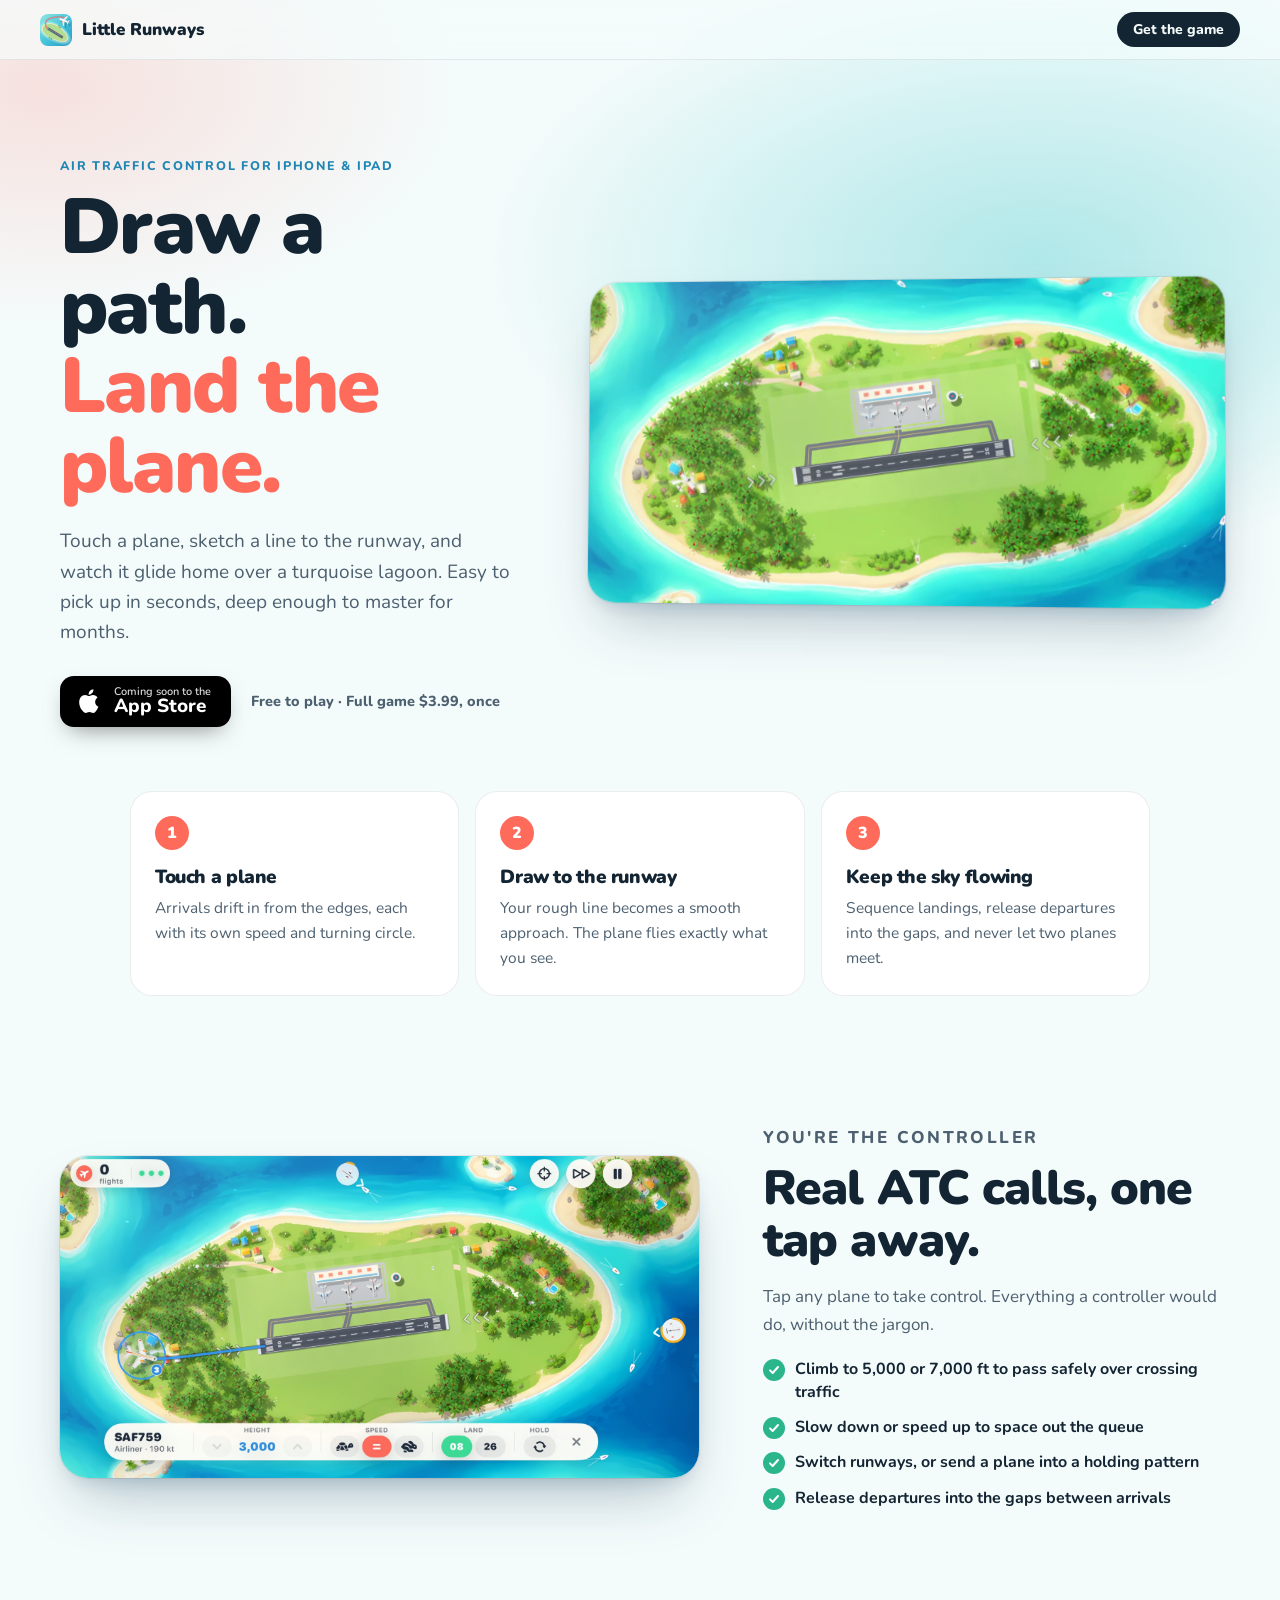
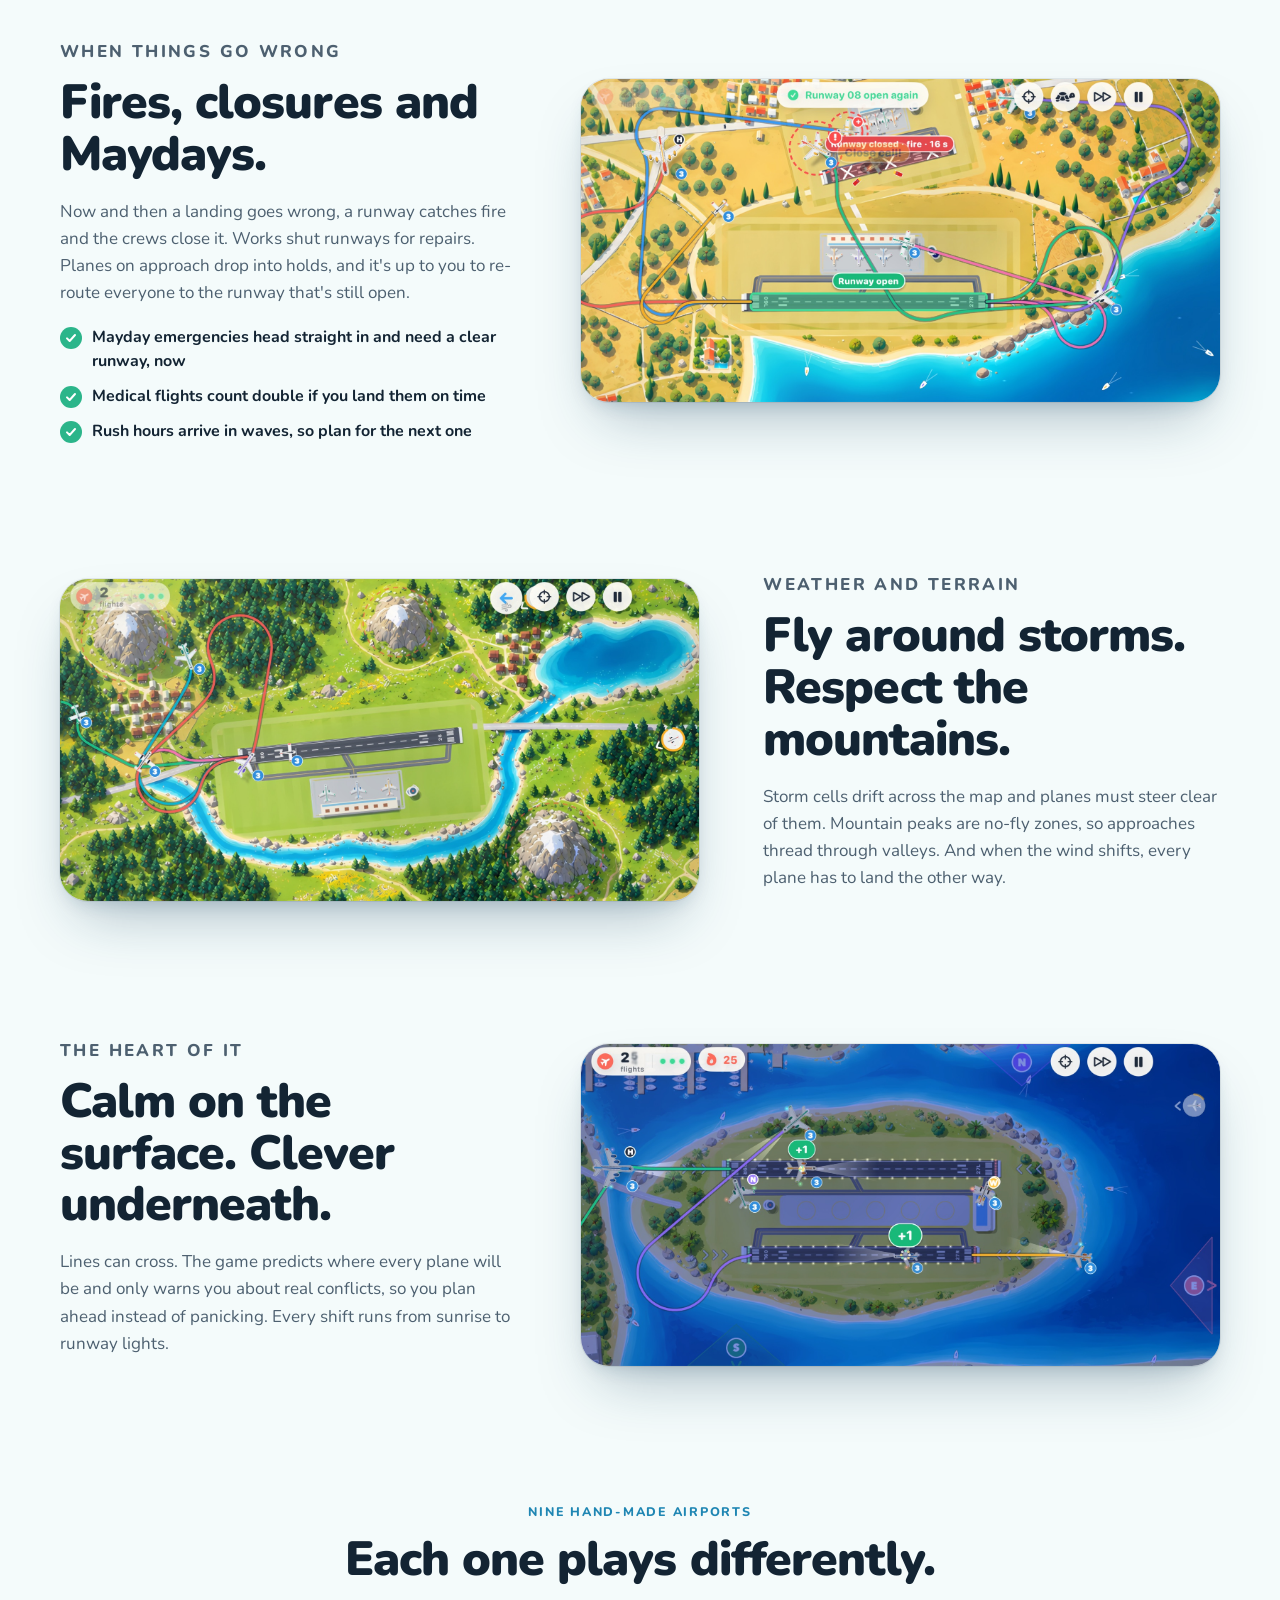
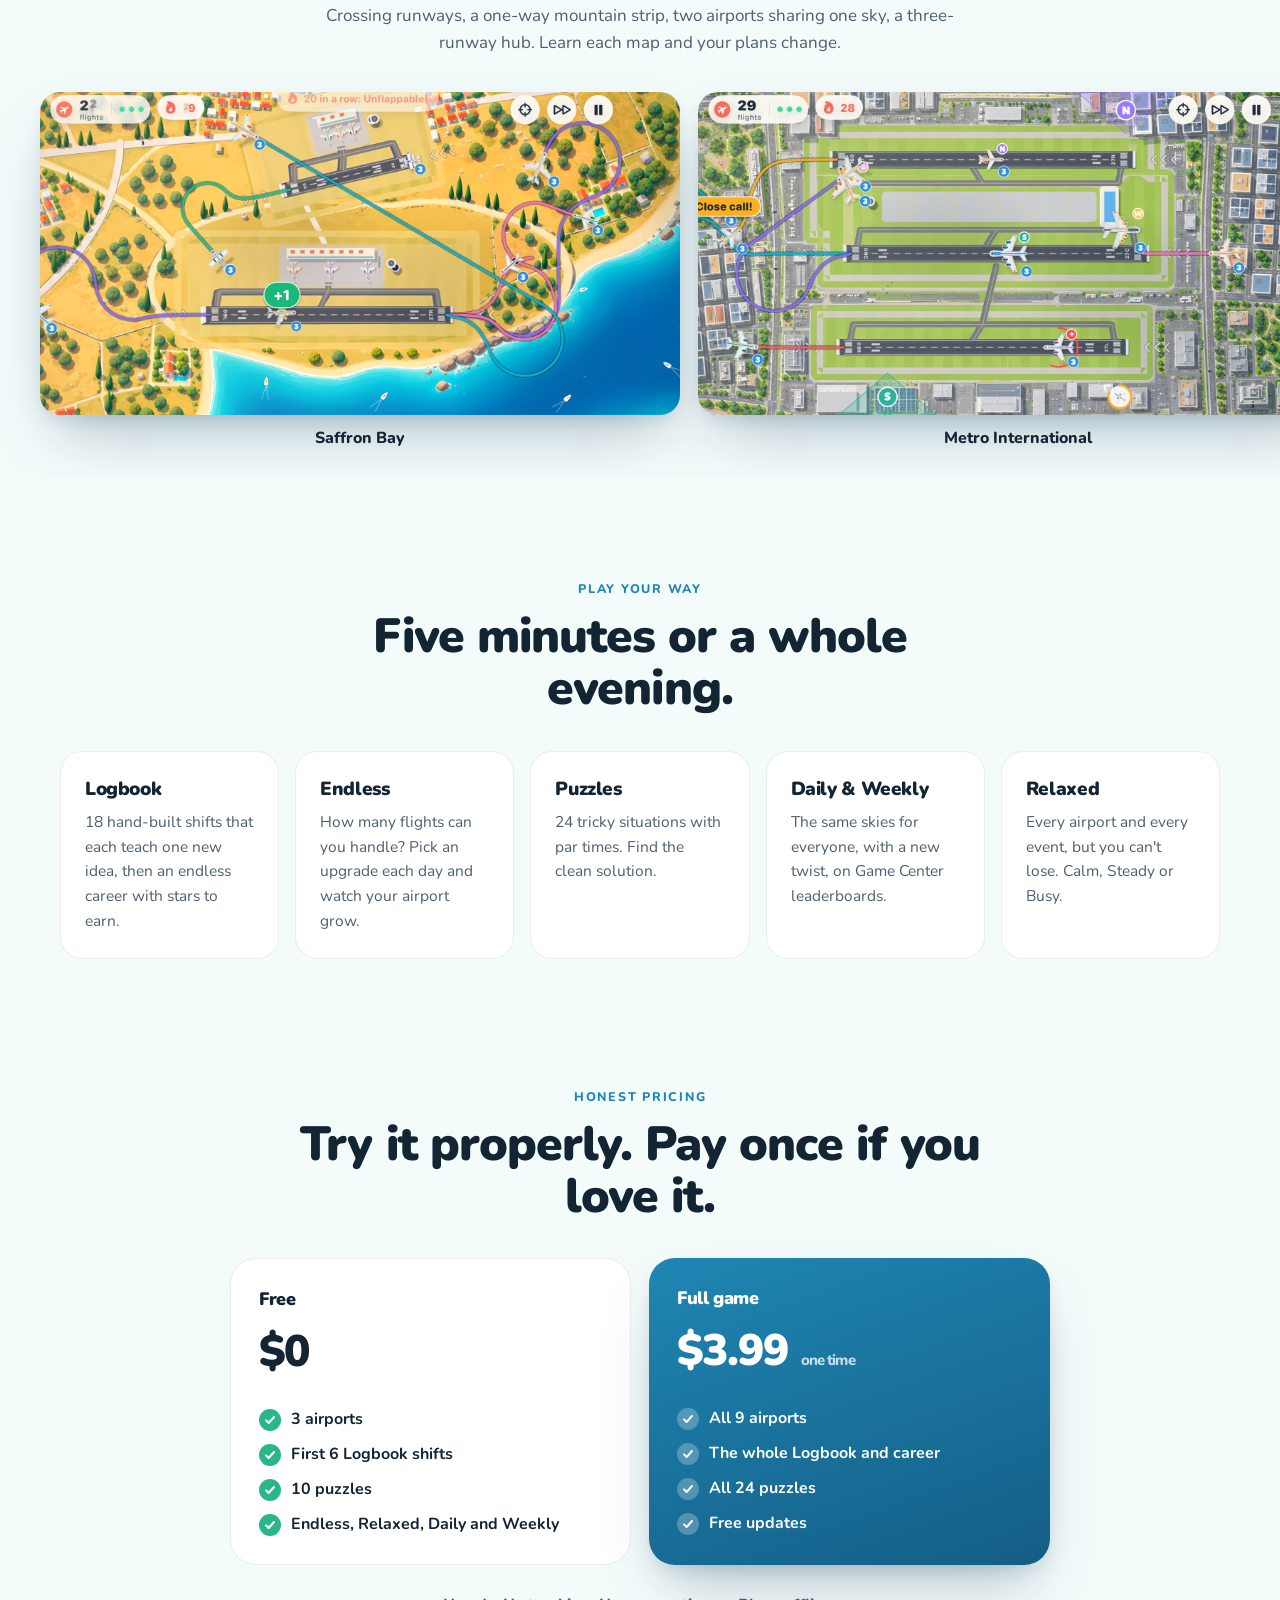
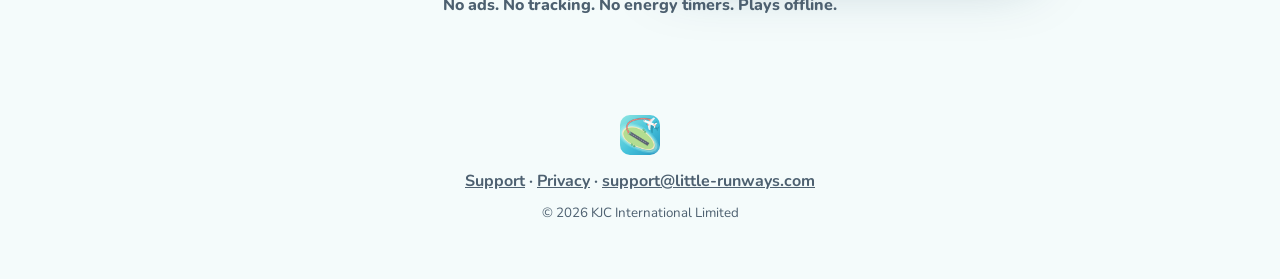
<file: index.html>
<!doctype html>
<html lang="en">
<head>
<meta charset="utf-8">
<meta name="viewport" content="width=device-width,initial-scale=1">
<title>Little Runways · Air traffic control for iPhone and iPad</title>
<meta name="description" content="Draw a path, land the plane. Little Runways is a calm, hand-crafted air traffic control game for iPhone and iPad, with nine miniature airports.">
<meta property="og:title" content="Little Runways">
<meta property="og:description" content="Draw a path. Land the plane. A hand-crafted air traffic control game for iPhone and iPad.">
<meta property="og:image" content="https://little-runways.com/img/1-pebble.jpg?v=4">
<meta name="theme-color" content="#0E2A3B">
<link rel="icon" href="img/icon.png"><link rel="apple-touch-icon" href="img/icon.png">
<link rel="preconnect" href="https://fonts.googleapis.com"><link rel="preconnect" href="https://fonts.gstatic.com" crossorigin>
<link href="https://fonts.googleapis.com/css2?family=Nunito:wght@600;800;900&display=swap" rel="stylesheet">
<link rel="stylesheet" href="home.css?v=5">
</head>
<body>

<nav class="nav">
  <a class="brand" href="#"><img src="img/icon.png" alt="" width="32" height="32"><span>Little Runways</span></a>
  <a class="nav-cta" href="#get">Get the game</a>
</nav>

<header class="hero">
  <div class="hero-copy">
    <p class="eyebrow">Air traffic control for iPhone &amp; iPad</p>
    <h1>Draw a path.<br><em>Land the plane.</em></h1>
    <p class="lede">Touch a plane, sketch a line to the runway, and watch it glide home over a turquoise lagoon. Easy to pick up in seconds, deep enough to master for months.</p>
    <div class="cta-row">
      <a class="store" id="get" href="#" aria-disabled="true"><svg viewBox="0 0 24 24" aria-hidden="true"><path fill="currentColor" d="M16.4 12.6c0-2.4 2-3.6 2.1-3.7-1.2-1.7-3-1.9-3.6-2-1.5-.2-3 .9-3.8.9-.8 0-2-.9-3.3-.9-1.7 0-3.3 1-4.2 2.5-1.8 3.1-.5 7.7 1.3 10.2.9 1.2 1.9 2.6 3.2 2.6 1.3-.1 1.8-.8 3.3-.8s2 .8 3.3.8c1.4 0 2.3-1.3 3.1-2.5 1-1.4 1.4-2.8 1.4-2.9-.1 0-2.8-1-2.8-4.2zM13.9 5.2c.7-.8 1.2-2 1-3.2-1 0-2.3.7-3 1.5-.7.8-1.2 2-1.1 3.1 1.2.1 2.3-.6 3.1-1.4z"/></svg><span><small>Coming soon to the</small>App Store</span></a>
      <p class="price">Free to play · Full game $3.99, once</p>
    </div>
  </div>
  <figure class="hero-shot device">
    <video class="hero-video" autoplay muted loop playsinline preload="auto" poster="img/hero-poster.jpg?v=5" width="1600" height="816" aria-label="Little planes landing at Pebble Cay, a tropical island airport">
      <source src="img/hero-loop.mp4?v=5" type="video/mp4">
    </video>
  </figure>
</header>

<section class="steps">
  <div class="step"><span>1</span><h3>Touch a plane</h3><p>Arrivals drift in from the edges, each with its own speed and turning circle.</p></div>
  <div class="step"><span>2</span><h3>Draw to the runway</h3><p>Your rough line becomes a smooth approach. The plane flies exactly what you see.</p></div>
  <div class="step"><span>3</span><h3>Keep the sky flowing</h3><p>Sequence landings, release departures into the gaps, and never let two planes meet.</p></div>
</section>

<section class="feature">
  <figure class="device"><img src="img/11-card.jpg?v=4" alt="The control card for a selected airliner, showing height, speed, runway and hold" loading="lazy" width="1800" height="907"></figure>
  <div class="feature-copy">
    <p class="eyebrow">You're the controller</p>
    <h2>Real ATC calls, one tap away.</h2>
    <p>Tap any plane to take control. Everything a controller would do, without the jargon.</p>
    <ul class="ticks">
      <li>Climb to 5,000 or 7,000 ft to pass safely over crossing traffic</li>
      <li>Slow down or speed up to space out the queue</li>
      <li>Switch runways, or send a plane into a holding pattern</li>
      <li>Release departures into the gaps between arrivals</li>
    </ul>
  </div>
</section>

<section class="feature flip">
  <figure class="device"><img src="img/fire.jpg?v=4" alt="A runway closed by a fire while planes are re-routed to the other runway" loading="lazy" width="1800" height="907"></figure>
  <div class="feature-copy">
    <p class="eyebrow">When things go wrong</p>
    <h2>Fires, closures and Maydays.</h2>
    <p>Now and then a landing goes wrong, a runway catches fire and the crews close it. Works shut runways for repairs. Planes on approach drop into holds, and it's up to you to re-route everyone to the runway that's still open.</p>
    <ul class="ticks">
      <li>Mayday emergencies head straight in and need a clear runway, now</li>
      <li>Medical flights count double if you land them on time</li>
      <li>Rush hours arrive in waves, so plan for the next one</li>
    </ul>
  </div>
</section>

<section class="feature">
  <figure class="device"><img src="img/storm.jpg?v=4" alt="A storm cell drifting between mountains near Edelweiss airport" loading="lazy" width="1800" height="907"></figure>
  <div class="feature-copy">
    <p class="eyebrow">Weather and terrain</p>
    <h2>Fly around storms. Respect the mountains.</h2>
    <p>Storm cells drift across the map and planes must steer clear of them. Mountain peaks are no-fly zones, so approaches thread through valleys. And when the wind shifts, every plane has to land the other way.</p>
  </div>
</section>

<section class="feature flip">
  <figure class="device"><img src="img/2-harbour-night.jpg?v=4" alt="Harbour City at night with runway lights and landing planes" loading="lazy" width="1800" height="907"></figure>
  <div class="feature-copy">
    <p class="eyebrow">The heart of it</p>
    <h2>Calm on the surface. Clever underneath.</h2>
    <p>Lines can cross. The game predicts where every plane will be and only warns you about real conflicts, so you plan ahead instead of panicking. Every shift runs from sunrise to runway lights.</p>
  </div>
</section>

<section class="airports">
  <div class="section-head">
    <p class="eyebrow">Nine hand-made airports</p>
    <h2>Each one plays differently.</h2>
    <p>Crossing runways, a one-way mountain strip, two airports sharing one sky, a three-runway hub. Learn each map and your plans change.</p>
  </div>
  <div class="rail" tabindex="0" aria-label="Airports">
    <figure><img src="img/3-saffron.jpg?v=4" alt="Saffron Bay" loading="lazy"><figcaption>Saffron Bay</figcaption></figure>
    <figure><img src="img/7-metro.jpg?v=4" alt="Metro International" loading="lazy"><figcaption>Metro International</figcaption></figure>
    <figure><img src="img/4-edelweiss.jpg?v=4" alt="Edelweiss" loading="lazy"><figcaption>Edelweiss</figcaption></figure>
    <figure><img src="img/5-twinbays.jpg?v=4" alt="Twin Bays" loading="lazy"><figcaption>Twin Bays</figcaption></figure>
    <figure><img src="img/6-kestrel-dusk.jpg?v=4" alt="Kestrel Lakes at dusk" loading="lazy"><figcaption>Kestrel Lakes</figcaption></figure>
    <figure><img src="img/8-summit.jpg?v=4" alt="Summit" loading="lazy"><figcaption>Summit</figcaption></figure>
  </div>
</section>

<section class="modes">
  <div class="section-head">
    <p class="eyebrow">Play your way</p>
    <h2>Five minutes or a whole evening.</h2>
  </div>
  <div class="grid">
    <article><h3>Logbook</h3><p>18 hand-built shifts that each teach one new idea, then an endless career with stars to earn.</p></article>
    <article><h3>Endless</h3><p>How many flights can you handle? Pick an upgrade each day and watch your airport grow.</p></article>
    <article><h3>Puzzles</h3><p>24 tricky situations with par times. Find the clean solution.</p></article>
    <article><h3>Daily &amp; Weekly</h3><p>The same skies for everyone, with a new twist, on Game Center leaderboards.</p></article>
    <article><h3>Relaxed</h3><p>Every airport and every event, but you can't lose. Calm, Steady or Busy.</p></article>
  </div>
</section>

<section class="pricing" id="price">
  <div class="section-head">
    <p class="eyebrow">Honest pricing</p>
    <h2>Try it properly. Pay once if you love it.</h2>
  </div>
  <div class="plans">
    <article>
      <h3>Free</h3><p class="amount">$0</p>
      <ul class="ticks"><li>3 airports</li><li>First 6 Logbook shifts</li><li>10 puzzles</li><li>Endless, Relaxed, Daily and Weekly</li></ul>
    </article>
    <article class="hl">
      <h3>Full game</h3><p class="amount">$3.99 <small>one time</small></p>
      <ul class="ticks"><li>All 9 airports</li><li>The whole Logbook and career</li><li>All 24 puzzles</li><li>Free updates</li></ul>
    </article>
  </div>
  <p class="promise">No ads. No tracking. No energy timers. Plays offline.</p>
</section>

<footer>
  <img src="img/icon.png" alt="" width="40" height="40">
  <p><a href="support.html">Support</a> · <a href="privacy.html">Privacy</a> · <a href="mailto:support@little-runways.com">support@little-runways.com</a></p>
  <small>© 2026 KJC International Limited</small>
</footer>

<script>
// Respect Reduce Motion: show the still frame instead of the loop.
(function(){var v=document.querySelector('.hero-video');if(!v)return;var m=window.matchMedia('(prefers-reduced-motion: reduce)');
function apply(){if(m.matches){v.removeAttribute('autoplay');v.pause();}else{var p=v.play();if(p&&p.catch)p.catch(function(){});}}
apply();if(m.addEventListener)m.addEventListener('change',apply);})();
</script>
</body>
</html>
</file>
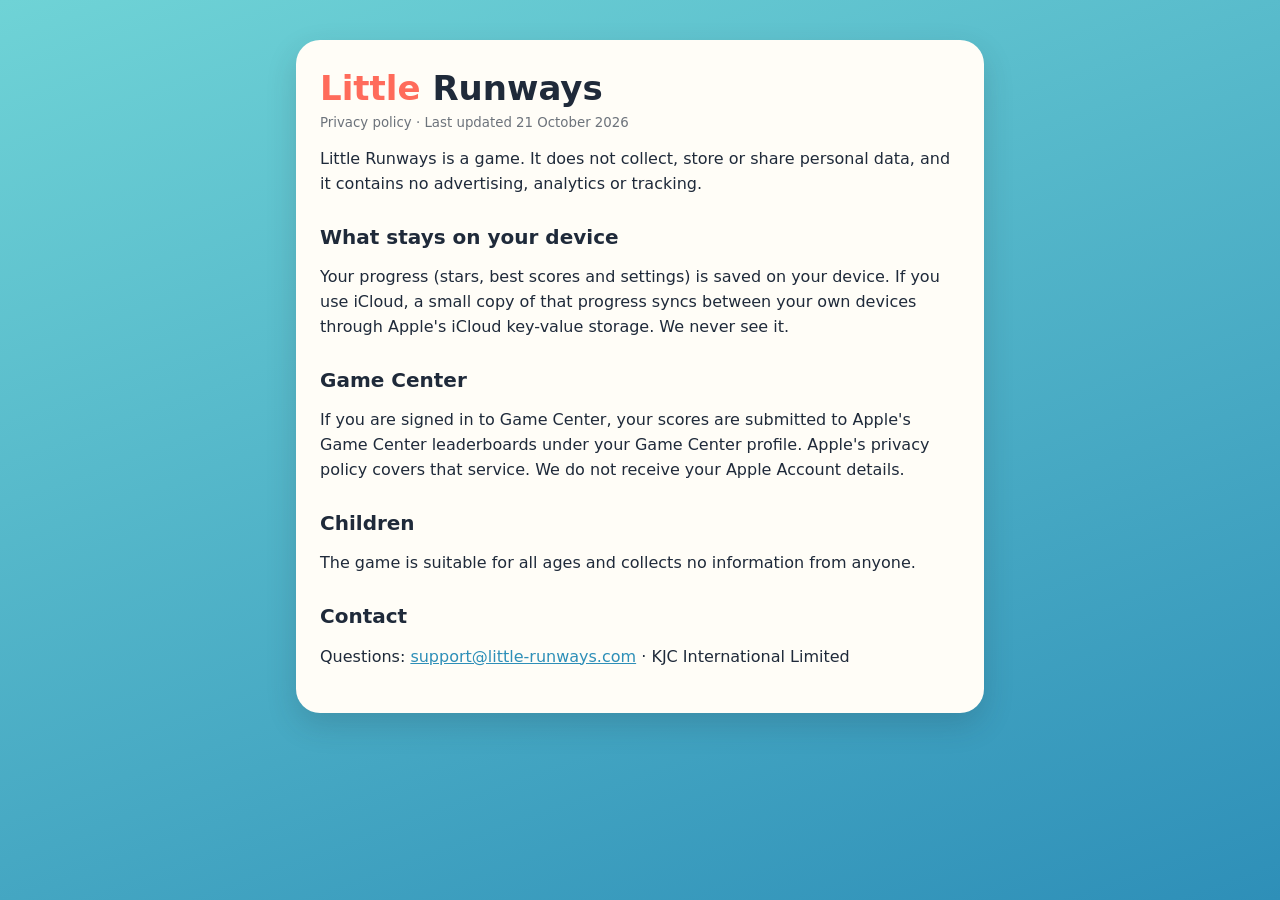
<file: privacy.html>
<!doctype html><html lang="en"><head><meta charset="utf-8"><meta name="viewport" content="width=device-width,initial-scale=1">
<title>Little Runways · Privacy</title><link rel="stylesheet" href="style.css"></head><body><main><div class="card">
<h1><span>Little</span> Runways</h1><small>Privacy policy · Last updated 21 October 2026</small>
<p>Little Runways is a game. It does not collect, store or share personal data, and it contains no advertising, analytics or tracking.</p>
<h2>What stays on your device</h2>
<p>Your progress (stars, best scores and settings) is saved on your device. If you use iCloud, a small copy of that progress syncs between your own devices through Apple's iCloud key-value storage. We never see it.</p>
<h2>Game Center</h2>
<p>If you are signed in to Game Center, your scores are submitted to Apple's Game Center leaderboards under your Game Center profile. Apple's privacy policy covers that service. We do not receive your Apple Account details.</p>
<h2>Children</h2>
<p>The game is suitable for all ages and collects no information from anyone.</p>
<h2>Contact</h2>
<p>Questions: <a href="mailto:support@little-runways.com">support@little-runways.com</a> · KJC International Limited</p>
</div></main></body></html>
</file>
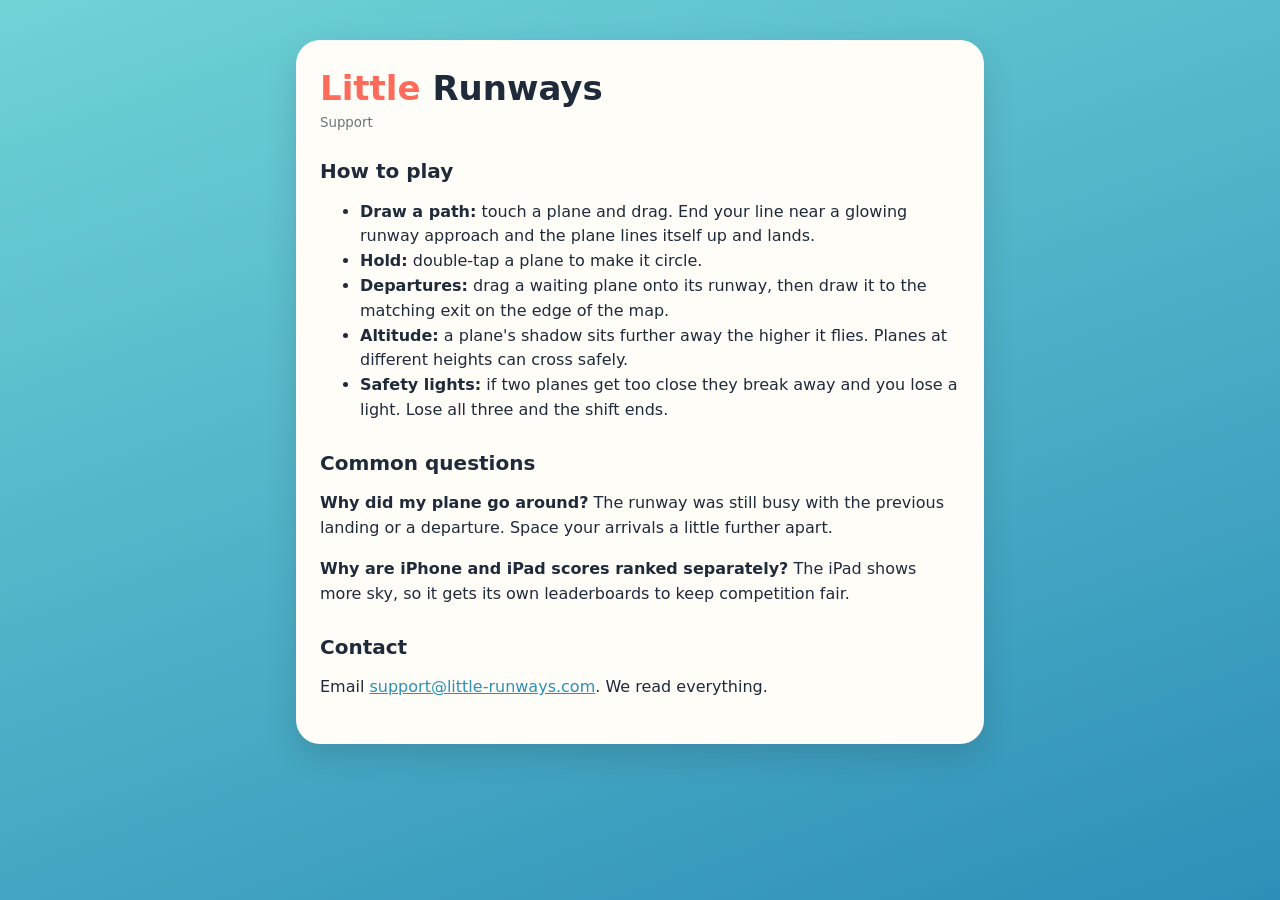
<file: support.html>
<!doctype html><html lang="en"><head><meta charset="utf-8"><meta name="viewport" content="width=device-width,initial-scale=1">
<title>Little Runways · Support</title><link rel="stylesheet" href="style.css"></head><body><main><div class="card">
<h1><span>Little</span> Runways</h1><small>Support</small>
<h2>How to play</h2>
<ul>
<li><b>Draw a path:</b> touch a plane and drag. End your line near a glowing runway approach and the plane lines itself up and lands.</li>
<li><b>Hold:</b> double-tap a plane to make it circle.</li>
<li><b>Departures:</b> drag a waiting plane onto its runway, then draw it to the matching exit on the edge of the map.</li>
<li><b>Altitude:</b> a plane's shadow sits further away the higher it flies. Planes at different heights can cross safely.</li>
<li><b>Safety lights:</b> if two planes get too close they break away and you lose a light. Lose all three and the shift ends.</li>
</ul>
<h2>Common questions</h2>
<p><b>Why did my plane go around?</b> The runway was still busy with the previous landing or a departure. Space your arrivals a little further apart.</p>
<p><b>Why are iPhone and iPad scores ranked separately?</b> The iPad shows more sky, so it gets its own leaderboards to keep competition fair.</p>
<h2>Contact</h2>
<p>Email <a href="mailto:support@little-runways.com">support@little-runways.com</a>. We read everything.</p>
</div></main></body></html>
</file>
<file: home.css>
:root{
  --bg:#F4FBFB;--bg2:#E3F4F5;--ink:#132433;--muted:#4D6070;--card:#FFFFFF;--line:rgba(19,36,51,.08);
  --coral:#FF6B5B;--sea:#1F86B3;--lagoon:#5CCFD2;--mint:#2BB58A;
  --shadow:0 30px 60px -20px rgba(19,60,90,.35),0 8px 20px -8px rgba(19,60,90,.2);
}
@media (prefers-color-scheme:dark){:root:not([data-theme="light"]){
  --bg:#0B1A26;--bg2:#0F2433;--ink:#ECF4F8;--muted:#9DB2C2;--card:#132B3C;--line:rgba(236,244,248,.08);
  --shadow:0 30px 60px -20px rgba(0,0,0,.6),0 8px 20px -8px rgba(0,0,0,.4);
}}
:root[data-theme="dark"]{--bg:#0B1A26;--bg2:#0F2433;--ink:#ECF4F8;--muted:#9DB2C2;--card:#132B3C;--line:rgba(236,244,248,.08)}

*{box-sizing:border-box}
html{scroll-behavior:smooth}
body{margin:0;background:var(--bg);color:var(--ink);font-family:ui-rounded,"SF Pro Rounded","Nunito",-apple-system,system-ui,sans-serif;-webkit-font-smoothing:antialiased;overflow-x:hidden}
img{max-width:100%;height:auto;display:block}
a{color:inherit}
h1,h2,h3{font-weight:900;letter-spacing:-.02em;margin:0}
p{line-height:1.6}
.eyebrow{text-transform:uppercase;letter-spacing:.14em;font-size:12.5px;font-weight:800;color:var(--sea);margin:0 0 12px}
@media (prefers-color-scheme:dark){:root:not([data-theme="light"]) .eyebrow{color:var(--lagoon)}}

/* nav */
.nav{position:sticky;top:0;z-index:10;display:flex;align-items:center;justify-content:space-between;padding:12px clamp(16px,4vw,40px);
  backdrop-filter:saturate(1.6) blur(14px);-webkit-backdrop-filter:saturate(1.6) blur(14px);background:color-mix(in srgb,var(--bg) 72%,transparent);border-bottom:1px solid var(--line)}
.brand{display:flex;align-items:center;gap:10px;text-decoration:none;font-weight:900;font-size:17px}
.brand img{border-radius:8px}
.nav-cta{text-decoration:none;font-weight:800;font-size:14px;padding:8px 16px;border-radius:999px;background:var(--ink);color:var(--bg)}

/* hero */
.hero{position:relative;max-width:1240px;margin:0 auto;padding:clamp(40px,8vw,96px) clamp(16px,4vw,40px) 40px;display:grid;gap:clamp(32px,5vw,64px);align-items:center;grid-template-columns:minmax(0,5fr) minmax(0,7fr)}
.hero::before{content:"";position:absolute;inset:-20% -30% auto -30%;height:120%;z-index:-1;
  background:radial-gradient(40% 50% at 70% 40%,color-mix(in srgb,var(--lagoon) 45%,transparent),transparent 70%),radial-gradient(30% 40% at 20% 20%,color-mix(in srgb,var(--coral) 18%,transparent),transparent 70%)}
.hero h1{font-size:clamp(40px,6.4vw,78px);line-height:1.02}
.hero h1 em{font-style:normal;color:var(--coral)}
.lede{font-size:clamp(17px,1.6vw,19px);color:var(--muted);max-width:34em;margin:20px 0 28px}
.cta-row{display:flex;flex-wrap:wrap;align-items:center;gap:16px 20px}
.store{display:inline-flex;align-items:center;gap:10px;background:#000;color:#fff;text-decoration:none;padding:10px 20px 10px 16px;border-radius:14px;font-weight:800;font-size:19px;line-height:1.05;box-shadow:0 10px 24px -10px rgba(0,0,0,.5)}
.store svg{width:28px;height:28px}
.store small{display:block;font-size:11px;font-weight:600;opacity:.85}
.price{margin:0;font-weight:800;font-size:14.5px;color:var(--muted)}
.device{margin:0;border-radius:clamp(16px,2.2vw,28px);overflow:hidden;box-shadow:var(--shadow);outline:1px solid var(--line);background:var(--card)}
.hero-shot{transform:perspective(1600px) rotateY(-6deg) rotateX(2deg);transition:transform .6s ease}
.hero-shot:hover{transform:none}
.hero-video{display:block;width:100%;height:auto;aspect-ratio:1600/816;object-fit:cover;background:#1F86B3}

/* steps */
.steps{max-width:1100px;margin:24px auto 0;padding:0 clamp(16px,4vw,40px);display:grid;grid-template-columns:repeat(3,minmax(0,1fr));gap:16px}
.step{background:var(--card);border:1px solid var(--line);border-radius:22px;padding:24px}
.step span{display:inline-grid;place-items:center;width:34px;height:34px;border-radius:50%;background:var(--coral);color:#fff;font-weight:900;margin-bottom:14px}
.step h3{font-size:19px;margin-bottom:6px}
.step p{margin:0;color:var(--muted);font-size:15.5px}

/* features */
.feature{max-width:1240px;margin:clamp(72px,10vw,140px) auto 0;padding:0 clamp(16px,4vw,40px);display:grid;grid-template-columns:minmax(0,7fr) minmax(0,5fr);gap:clamp(28px,5vw,64px);align-items:center}
.feature.flip{grid-template-columns:minmax(0,5fr) minmax(0,7fr)}
.feature.flip .device{order:2}
.feature h2,.section-head h2{font-size:clamp(30px,4vw,48px);line-height:1.08;margin-bottom:16px}
.feature-copy p{color:var(--muted);font-size:17px}
.ticks{list-style:none;padding:0;margin:20px 0 0;display:grid;gap:12px}
.ticks li{position:relative;padding-left:32px;font-weight:700;line-height:1.45}
.ticks li::before{content:"";position:absolute;left:0;top:1px;width:22px;height:22px;border-radius:50%;background:var(--mint) url("data:image/svg+xml,%3Csvg xmlns='http://www.w3.org/2000/svg' viewBox='0 0 24 24'%3E%3Cpath d='M6 12.5l4 4 8-9' fill='none' stroke='white' stroke-width='3' stroke-linecap='round' stroke-linejoin='round'/%3E%3C/svg%3E") center/16px no-repeat}

/* airports rail */
.airports{margin-top:clamp(72px,10vw,140px)}
.section-head{max-width:760px;margin:0 auto;padding:0 clamp(16px,4vw,40px);text-align:center}
.section-head p:not(.eyebrow){color:var(--muted);font-size:17px;margin:0}
.rail{display:flex;gap:18px;overflow-x:auto;scroll-snap-type:x mandatory;padding:36px clamp(16px,4vw,40px) 28px;scrollbar-width:none}
.rail::-webkit-scrollbar{display:none}
.rail figure{flex:0 0 min(78vw,640px);margin:0;scroll-snap-align:center}
.rail img{border-radius:20px;box-shadow:var(--shadow)}
.rail figcaption{font-weight:800;margin-top:12px;text-align:center}

/* modes */
.modes{max-width:1240px;margin:clamp(56px,8vw,110px) auto 0;padding:0 clamp(16px,4vw,40px)}
.grid{display:grid;grid-template-columns:repeat(auto-fit,minmax(min(100%,210px),1fr));gap:16px;margin-top:36px}
.grid article{background:var(--card);border:1px solid var(--line);border-radius:22px;padding:24px}
.grid h3{font-size:19px;margin-bottom:8px}
.grid p{margin:0;color:var(--muted);font-size:15.5px}

/* pricing */
.pricing{max-width:900px;margin:clamp(72px,10vw,140px) auto 0;padding:0 clamp(16px,4vw,40px)}
.plans{display:grid;grid-template-columns:repeat(auto-fit,minmax(min(100%,280px),1fr));gap:18px;margin-top:36px}
.plans article{background:var(--card);border:1px solid var(--line);border-radius:26px;padding:28px}
.plans .hl{background:linear-gradient(160deg,var(--sea),#145E86);color:#fff;border:none;box-shadow:var(--shadow)}
.plans h3{font-size:18px}
.amount{font-size:44px;font-weight:900;margin:6px 0 4px;letter-spacing:-.02em}
.amount small{font-size:15px;font-weight:800;opacity:.75}
.plans .hl .ticks li::before{background-color:rgba(255,255,255,.25)}
.promise{text-align:center;font-weight:800;color:var(--muted);margin-top:28px}

footer{text-align:center;padding:80px 16px 56px;color:var(--muted)}
footer img{margin:0 auto 14px;border-radius:10px}
footer p{margin:0 0 6px;font-weight:700}

@media (max-width:860px){
  .hero,.feature,.feature.flip{grid-template-columns:1fr}
  .feature.flip .device{order:0}
  .hero-shot{transform:none}
  /* Phones: headline, then the live airport, then the pitch and the button. */
  .hero{padding-top:28px;gap:0}
  .hero-copy{display:contents}
  .hero .eyebrow{order:1}
  .hero h1{order:2;margin-bottom:22px}
  .hero-shot{order:3}
  .hero .lede{order:4;margin-top:24px}
  .hero .cta-row{order:5}
  .steps{grid-template-columns:1fr}
}
@media (prefers-reduced-motion:reduce){html{scroll-behavior:auto}.hero-shot{transition:none}}
</file>
<file: style.css>
:root{--ink:#1F2A3A;--paper:#FFFDF7;--coral:#FF6B5B;--sea:#2E8FB8;--lagoon:#6FD3D6}
*{box-sizing:border-box}body{margin:0;font-family:ui-rounded,"SF Pro Rounded",-apple-system,system-ui,sans-serif;color:var(--ink);background:linear-gradient(160deg,var(--lagoon),var(--sea));min-height:100vh}
main{max-width:720px;margin:0 auto;padding:40px 16px 64px}.card{background:var(--paper);border-radius:24px;padding:28px 24px;box-shadow:0 12px 30px rgba(31,42,58,.18)}
h1{margin:0 0 4px;font-size:34px}h1 span{color:var(--coral)}h2{margin-top:28px;font-size:20px}p,li{line-height:1.55;font-size:16px}a{color:var(--sea)}small{opacity:.65}
</file>
